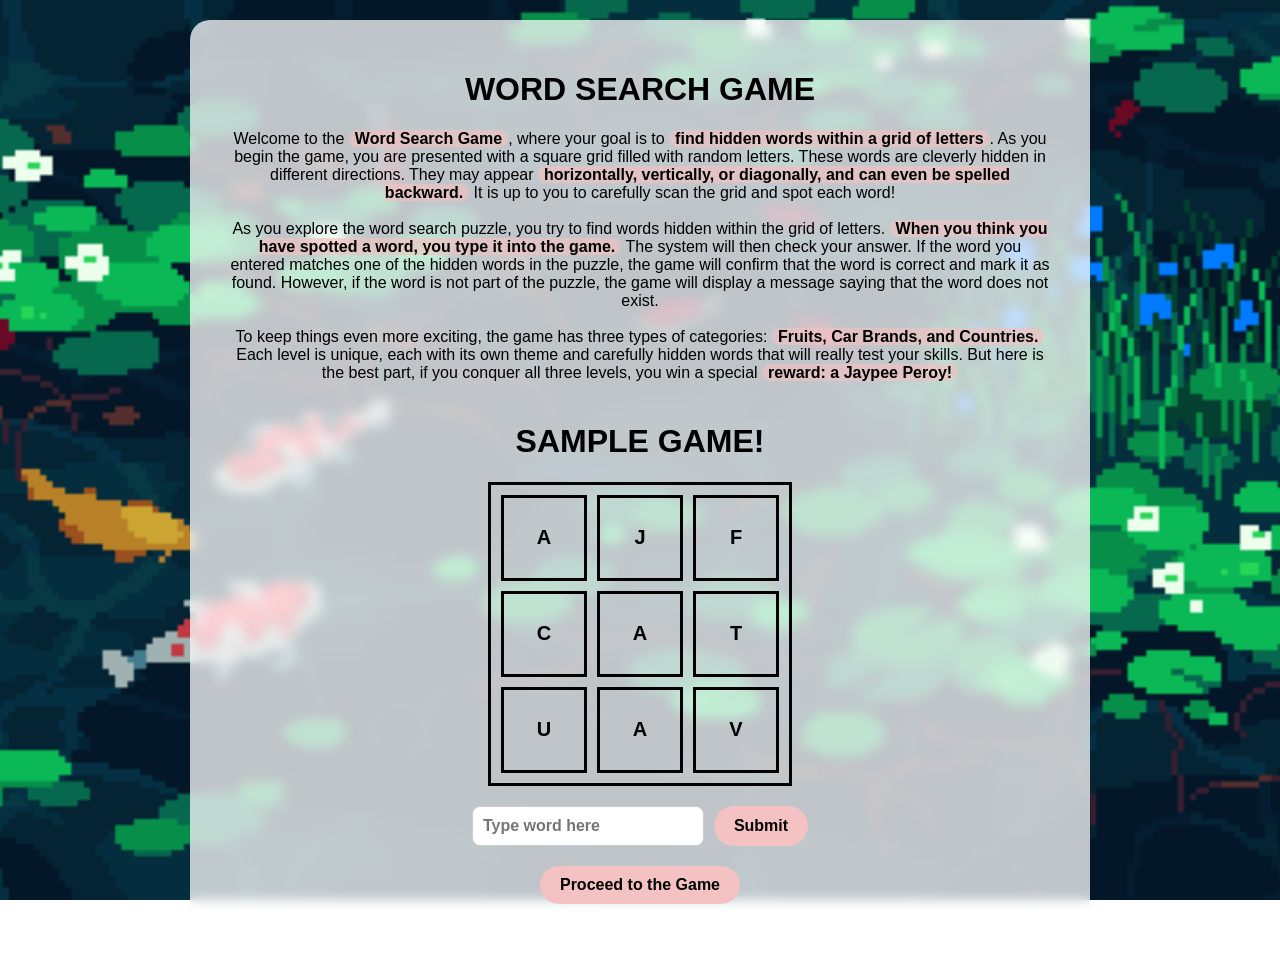
<file: index.html>
<!DOCTYPE html>
<html lang="en">
<head>
    <title>WORD SEARCH GAME</title>
    <meta charset="UTF-8">
    <meta name="author" content="cute si bree">
    <meta name="viewport" content="width=device-width, initial-scale=1.0">
    <link rel="stylesheet" href="index.css">
</head>
<body>
    <div class="header">
        <h1>WORD SEARCH GAME</h1>
        <p>
            Welcome to the <span class="highlight">Word Search Game</span>, where your goal is to
            <span class="highlight">find hidden words within a grid of letters</span>. As you begin
            the game, you are presented with a square grid filled with random letters.
            These words are cleverly hidden in different directions. They may appear
            <span class="highlight">horizontally, vertically, or diagonally, and can even be spelled backward.</span>
            It is up to you to carefully scan the grid and spot each word!
            <br><br>
            As you explore the word search puzzle, you try to find words hidden within the grid of letters.
            <span class="highlight">When you think you have spotted a word, you type it into the game.</span>
            The system will then check your answer. If the word you entered matches one of the hidden words in the puzzle,
            the game will confirm that the word is correct and mark it as found. However, if the word is not part of the puzzle,
            the game will display a message saying that the word does not exist.
            <br><br>
            To keep things even more exciting, the game has three types of categories:
            <span class="highlight">Fruits, Car Brands, and Countries.</span> Each level is unique, each with its own theme and carefully hidden words
            that will really test your skills. But here is the best part, if you conquer all three levels, you win a special
            <span class="highlight">reward: a Jaypee Peroy!</span>
        </p>

        <table>
            <caption><h1>SAMPLE GAME!</h1></caption>
            <tr>
                <th>A</th>
                <th>J</th>
                <th>F</th>
            </tr>
            <tr>
                <th tutorialletter="C">C</th>
                <th tutorialletter="A">A</th>
                <th tutorialletter="T">T</th>
            </tr>
            <tr>
                <th>U</th>
                <th>A</th>
                <th>V</th>
            </tr>
        </table>

        <div class="word">
            <input type="text" id="userWord" placeholder="Type word here">
            <button onclick="checkWordTutorialMode()" type="button">Submit</button>
        </div>
        <p id="result" class="result"></p>

        <div class="game">
            <a href="login.html" class="button">Proceed to the Game</a>
        </div>
    </div>

    <script src="music.js"></script>
    <script src="script.js"></script>
</body>
</html>
</file>
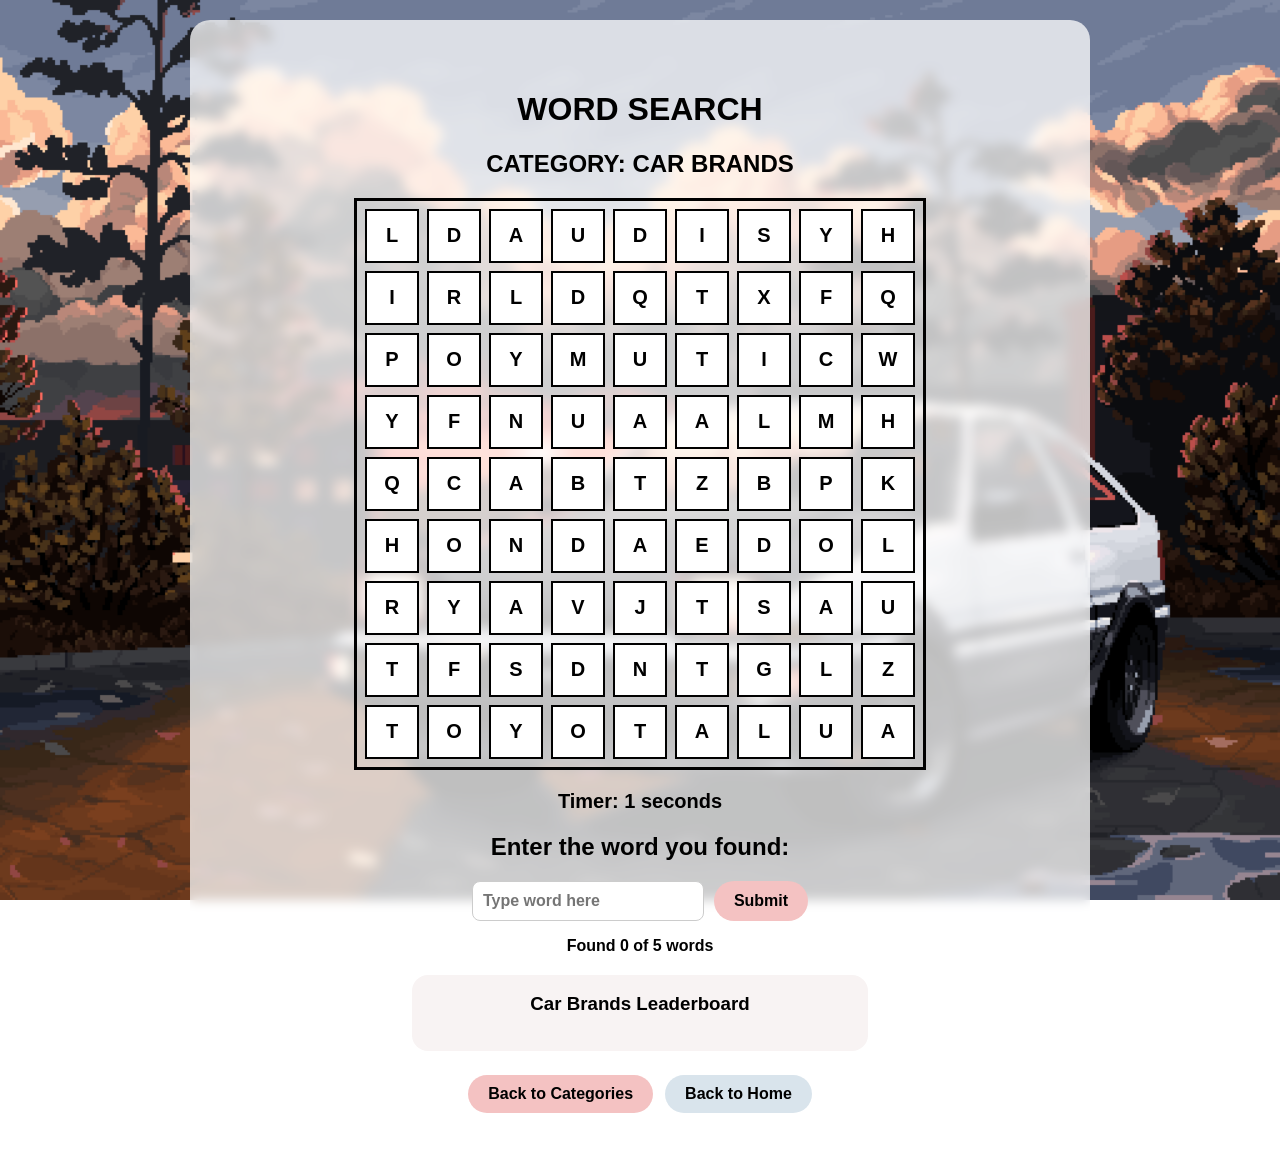
<file: carbrands.html>
<!DOCTYPE html>
<html lang="en">
<head>
    <title>WORD SEARCH GAME</title>
    <meta charset="UTF-8">
    <meta name="author" content="cute si bree">
    <meta name="viewport" content="width=device-width, initial-scale=1.0">
    <link rel="stylesheet" href="carbrands.css">
</head>
<body data-category="carbrands">
    <div class="page">
        <table>
            <caption>
                <h1>WORD SEARCH</h1>
                <h2>CATEGORY: CAR BRANDS</h2>
            </caption>
            <tr><td>L</td><td>D</td><td>A</td><td>U</td><td>D</td><td>I</td><td>S</td><td>Y</td><td>H</td></tr>
            <tr><td>I</td><td>R</td><td>L</td><td>D</td><td>Q</td><td>T</td><td>X</td><td>F</td><td>Q</td></tr>
            <tr><td>P</td><td>O</td><td>Y</td><td>M</td><td>U</td><td>T</td><td>I</td><td>C</td><td>W</td></tr>
            <tr><td>Y</td><td>F</td><td>N</td><td>U</td><td>A</td><td>A</td><td>L</td><td>M</td><td>H</td></tr>
            <tr><td>Q</td><td>C</td><td>A</td><td>B</td><td>T</td><td>Z</td><td>B</td><td>P</td><td>K</td></tr>
            <tr><td>H</td><td>O</td><td>N</td><td>D</td><td>A</td><td>E</td><td>D</td><td>O</td><td>L</td></tr>
            <tr><td>R</td><td>Y</td><td>A</td><td>V</td><td>J</td><td>T</td><td>S</td><td>A</td><td>U</td></tr>
            <tr><td>T</td><td>F</td><td>S</td><td>D</td><td>N</td><td>T</td><td>G</td><td>L</td><td>Z</td></tr>
            <tr><td>T</td><td>O</td><td>Y</td><td>O</td><td>T</td><td>A</td><td>L</td><td>U</td><td>A</td></tr>
        </table>

        <p id="timer" class="timer"></p>

        <h2>Enter the word you found:</h2>

        <div class="word-row">
            <input type="text" id="userWord" placeholder="Type word here">
            <button onclick="checkWordCarBrands()" type="button">Submit</button>
        </div>

        <p id="result"></p>
        <p id="progress"></p>

        <div class="leaderboard-box">
            <h3>Car Brands Leaderboard</h3>
            <ol id="leaderboard"></ol>
        </div>

        <div class="actions">
            <a href="login.html" class="button">Back to Categories</a>
            <a href="index.html" class="button secondary">Back to Home</a>
        </div>
    </div>

    <script src="music.js"></script>
    <script src="script.js"></script>
</body>
</html>
</file>
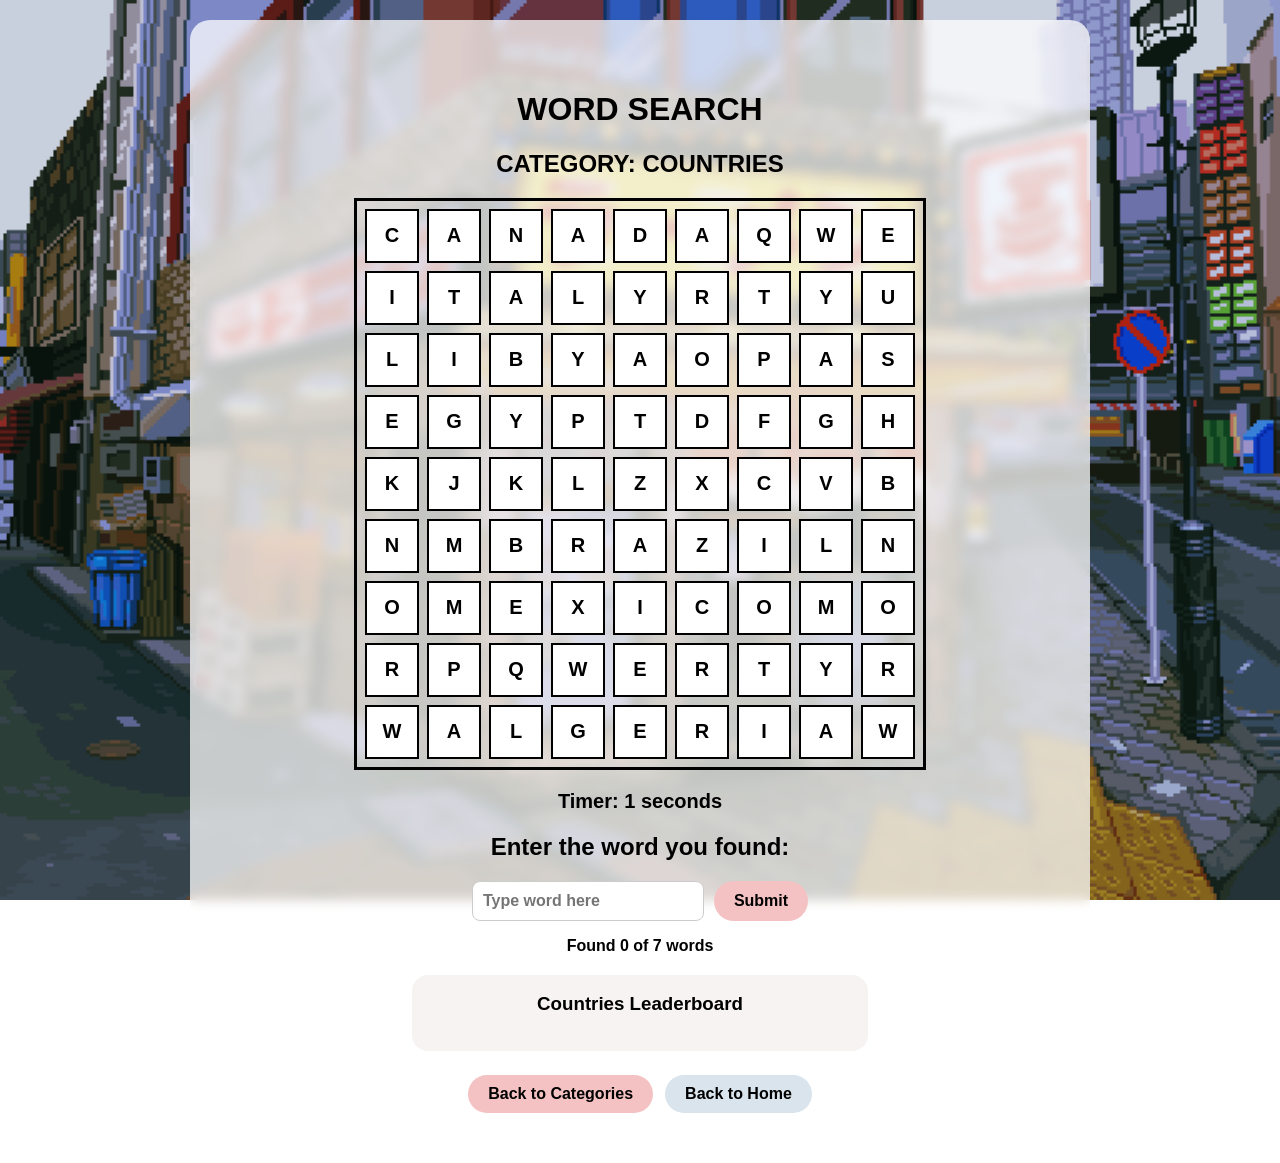
<file: countries.html>
<!DOCTYPE html>
<html lang="en">
<head>
    <title>WORD SEARCH GAME</title>
    <meta charset="UTF-8">
    <meta name="author" content="cute si bree">
    <meta name="viewport" content="width=device-width, initial-scale=1.0">
    <link rel="stylesheet" href="countries.css">
</head>
<body data-category="countries">
    <div class="page">
        <table>
            <caption>
                <h1>WORD SEARCH</h1>
                <h2>CATEGORY: COUNTRIES</h2>
            </caption>
            <tr><td>C</td><td>A</td><td>N</td><td>A</td><td>D</td><td>A</td><td>Q</td><td>W</td><td>E</td></tr>
            <tr><td>I</td><td>T</td><td>A</td><td>L</td><td>Y</td><td>R</td><td>T</td><td>Y</td><td>U</td></tr>
            <tr><td>L</td><td>I</td><td>B</td><td>Y</td><td>A</td><td>O</td><td>P</td><td>A</td><td>S</td></tr>
            <tr><td>E</td><td>G</td><td>Y</td><td>P</td><td>T</td><td>D</td><td>F</td><td>G</td><td>H</td></tr>
            <tr><td>K</td><td>J</td><td>K</td><td>L</td><td>Z</td><td>X</td><td>C</td><td>V</td><td>B</td></tr>
            <tr><td>N</td><td>M</td><td>B</td><td>R</td><td>A</td><td>Z</td><td>I</td><td>L</td><td>N</td></tr>
            <tr><td>O</td><td>M</td><td>E</td><td>X</td><td>I</td><td>C</td><td>O</td><td>M</td><td>O</td></tr>
            <tr><td>R</td><td>P</td><td>Q</td><td>W</td><td>E</td><td>R</td><td>T</td><td>Y</td><td>R</td></tr>
            <tr><td>W</td><td>A</td><td>L</td><td>G</td><td>E</td><td>R</td><td>I</td><td>A</td><td>W</td></tr>
        </table>

        <p id="timer" class="timer"></p>

        <h2>Enter the word you found:</h2>

        <div class="word-row">
            <input type="text" id="userWord" placeholder="Type word here">
            <button onclick="checkWordCountries()" type="button">Submit</button>
        </div>

        <p id="result"></p>
        <p id="progress"></p>

        <div class="leaderboard-box">
            <h3>Countries Leaderboard</h3>
            <ol id="leaderboard"></ol>
        </div>
        
        <div class="actions">
            <a href="login.html" class="button">Back to Categories</a>
            <a href="index.html" class="button secondary">Back to Home</a>
        </div>
    </div>

    <script src="music.js"></script>
    <script src="script.js"></script>
</body>
</html>
</file>
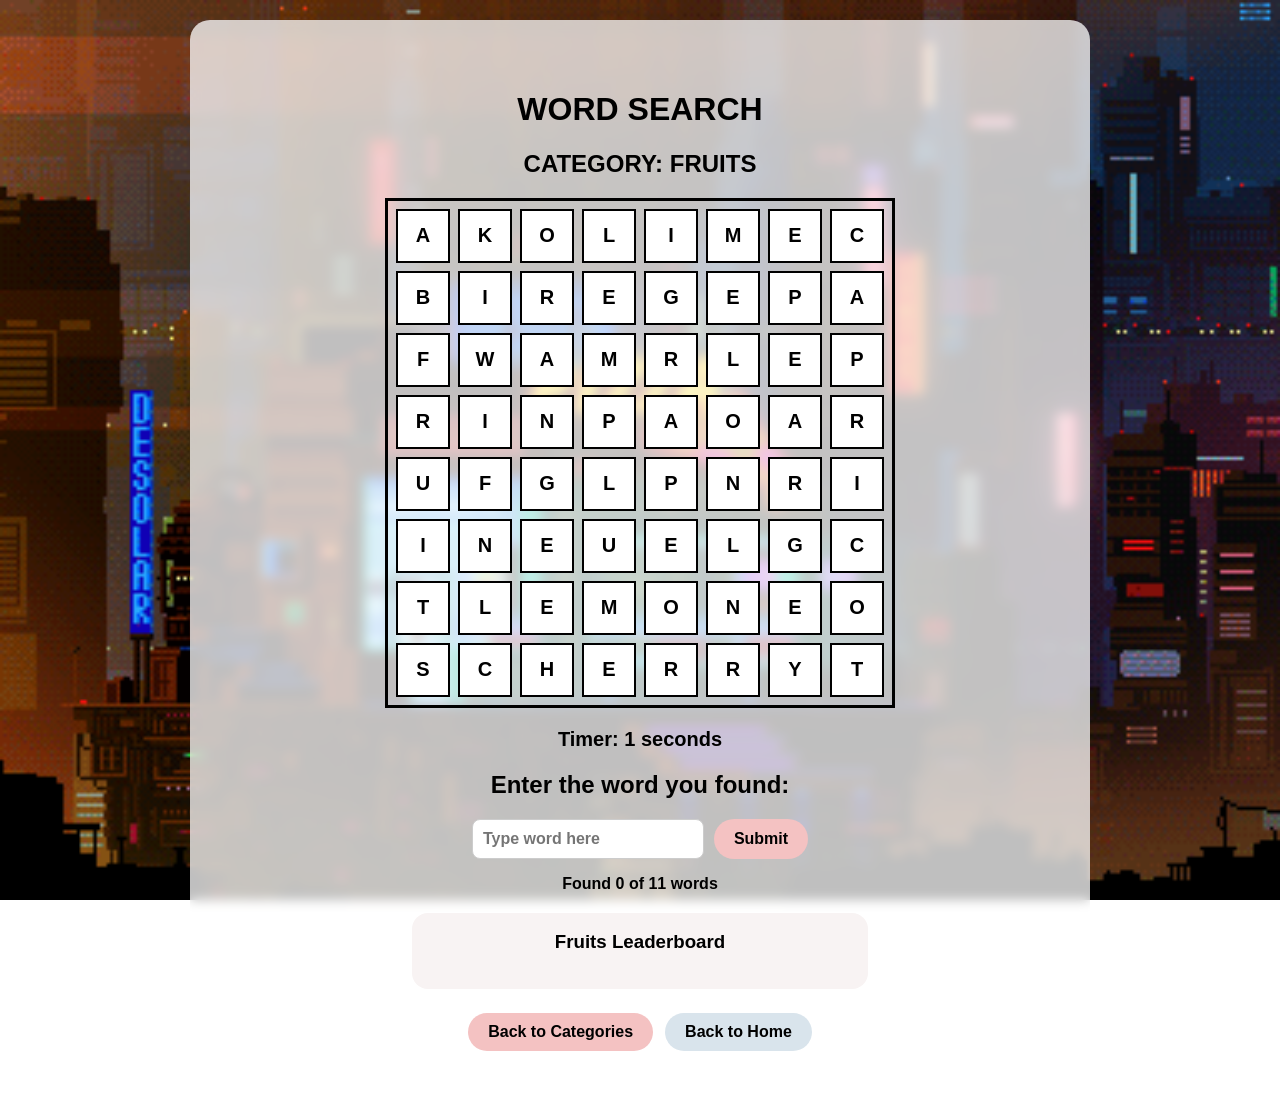
<file: fruits.html>
<!DOCTYPE html>
<html lang="en">
<head>
    <title>WORD SEARCH GAME</title>
    <meta charset="UTF-8">
    <meta name="author" content="cute si bree">
    <meta name="viewport" content="width=device-width, initial-scale=1.0">
    <link rel="stylesheet" href="fruits.css">
</head>
<body data-category="fruits">
    <div class="page">
        <table>
            <caption>
                <h1>WORD SEARCH</h1>
                <h2>CATEGORY: FRUITS</h2>
            </caption>
            <tr><th>A</th><th>K</th><th>O</th><th>L</th><th>I</th><th>M</th><th>E</th><th>C</th></tr>
            <tr><th>B</th><th>I</th><th>R</th><th>E</th><th>G</th><th>E</th><th>P</th><th>A</th></tr>
            <tr><th>F</th><th>W</th><th>A</th><th>M</th><th>R</th><th>L</th><th>E</th><th>P</th></tr>
            <tr><th>R</th><th>I</th><th>N</th><th>P</th><th>A</th><th>O</th><th>A</th><th>R</th></tr>
            <tr><th>U</th><th>F</th><th>G</th><th>L</th><th>P</th><th>N</th><th>R</th><th>I</th></tr>
            <tr><th>I</th><th>N</th><th>E</th><th>U</th><th>E</th><th>L</th><th>G</th><th>C</th></tr>
            <tr><th>T</th><th>L</th><th>E</th><th>M</th><th>O</th><th>N</th><th>E</th><th>O</th></tr>
            <tr><th>S</th><th>C</th><th>H</th><th>E</th><th>R</th><th>R</th><th>Y</th><th>T</th></tr>
        </table>

        <p id="timer" class="timer"></p>

        <h2>Enter the word you found:</h2>
        <div class="word-row">
            <input type="text" id="userWord" placeholder="Type word here">
            <button onclick="checkWordFruits()" type="button">Submit</button>
        </div>

        <p id="result"></p>
        <p id="progress"></p>

        <div class="leaderboard-box">
            <h3>Fruits Leaderboard</h3>
            <ol id="leaderboard"></ol>
        </div>
        
        <div class="actions">
            <a href="login.html" class="button">Back to Categories</a>
            <a href="index.html" class="button secondary">Back to Home</a>
        </div>
    </div>

    <script src="music.js"></script>
    <script src="script.js"></script>
</body>
</html>
</file>
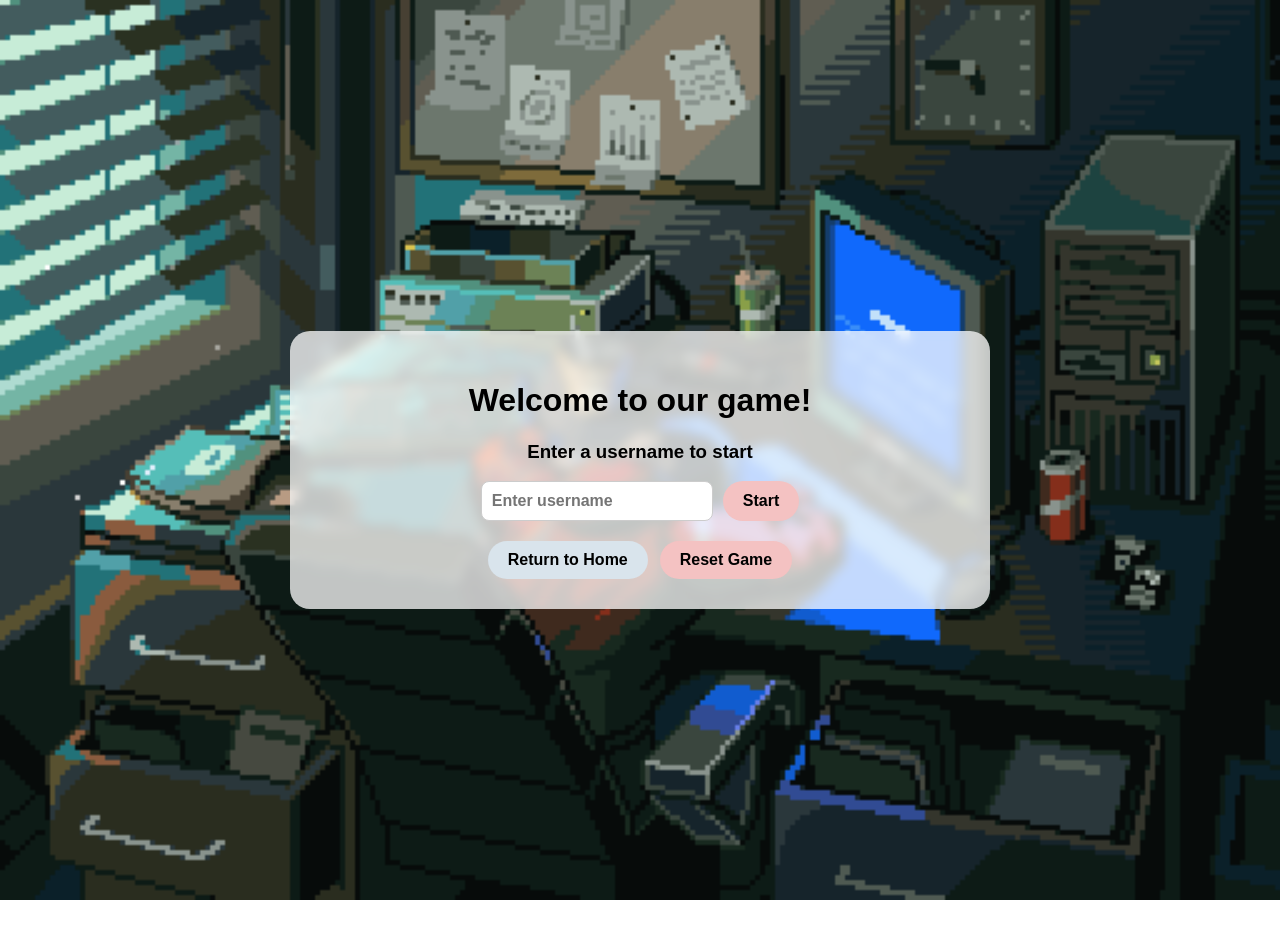
<file: login.html>
<!DOCTYPE html>
<html lang="en">
<head>
    <title>WORD SEARCH GAME</title>
    <meta charset="UTF-8">
    <meta name="author" content="cute si bree">
    <meta name="viewport" content="width=device-width, initial-scale=1.0">
    <link rel="stylesheet" href="login.css">
</head>
<body>
    <div class="header">
        <h1>Welcome to our game!</h1>
        <h3>Enter a username to start</h3>

        <form id="usernameForm" onsubmit="return validateForm()">
            <input type="text" id="username" placeholder="Enter username" required pattern="[A-Za-z0-9_]+">
            <button type="submit">Start</button>
        </form>

        <p id="welcome"></p>

        <div class="buttons hidden" id="categoryButtons">
            <a href="fruits.html" class="button">Fruits</a>
            <a href="carbrands.html" class="button">Car Brands</a>
            <a href="countries.html" class="button">Countries</a>
        </div>
        <div class="buttons">
            <a href="index.html" class="button secondary">Return to Home</a>
            <button type="button" onclick="resetGame()">Reset Game</button>
        </div>
    </div>

    <script src="music.js"></script>
    <script src="startgame.js"></script>
</body>
</html>
</file>
<file: index.css>
body {
    margin: 0;
    padding: 20px;
    background: url("index.gif") no-repeat center center fixed;
    background-size: cover;
    font-family: Arial, sans-serif;
    display: flex;
    justify-content: center;
}

.header {
    width: 100%;
    max-width: 900px;
    background: rgba(255, 255, 255, 0.75);
    border-radius: 20px;
    padding: 30px 40px;
    text-align: center;
    box-sizing: border-box;
    backdrop-filter: blur(6px);
}

.highlight {
    font-weight: bold;
    background: rgba(244, 194, 194, 0.65);
    padding: 0 6px;
    border-radius: 999px;
}

table {
    border: 3px solid black;
    border-spacing: 10px;
    margin: 20px auto;
}

th {
    border: 3px solid black;
    padding: 10px;
    width: 60px;
    height: 60px;
    text-align: center;
    font-size: 20px;
    font-weight: bold;
}

.found-letter {
    background-color: #8fd694;
}

.word {
    display: flex;
    justify-content: center;
    gap: 10px;
    margin-top: 20px;
    flex-wrap: wrap;
}

input[type="text"] {
    padding: 10px;
    font-size: 16px;
    border-radius: 8px;
    border: 1px solid #ccc;
    font-weight: bold;
}

button,
.button {
    display: inline-block;
    padding: 10px 20px;
    font-size: 16px;
    border-radius: 50px;
    border: none;
    background-color: #f4c2c2;
    color: black;
    cursor: pointer;
    font-weight: 600;
    text-decoration: none;
    transition: background-color 0.3s ease, transform 0.2s ease;
}

button:hover,
.button:hover {
    background-color: #c8aca9;
    transform: translateY(-2px) scale(1.03);
}

.result {
    text-align: center;
    margin-top: 10px;
}

.game {
    margin-top: 20px;
}

@media (max-width: 640px) {
    .header {
        padding: 24px 18px;
    }

    th {
        width: 42px;
        height: 42px;
        font-size: 16px;
    }
}
</file>
<file: carbrands.css>
body {
    margin: 0;
    padding: 20px;
    background: url("carbrands.gif") no-repeat center center fixed;
    background-size: cover;
    font-family: Arial, sans-serif;
    font-weight: bold;
    display: flex;
    justify-content: center;
}

.page {
    width: 100%;
    max-width: 900px;
    background: rgba(255, 255, 255, 0.75);
    border-radius: 20px;
    padding: 30px 40px;
    text-align: center;
    box-sizing: border-box;
    backdrop-filter: blur(6px);
}

table {
    border: 3px solid black;
    border-spacing: 8px;
    margin: 20px auto;
}

th,
td {
    border: 2px solid black;
    width: 48px;
    height: 48px;
    text-align: center;
    font-size: 20px;
    background: white;
    font-weight: bold;
}

.found-letter {
    background-color: #8fd694;
}

.timer {
    font-size: 20px;
    font-weight: bold;
}

.leaderboard-box {
    max-width: 420px;
    margin: 20px auto;
    padding: 18px;
    border-radius: 16px;
    background: #f8f3f3;
    text-align: left;
}

.leaderboard-box h3 {
    margin-top: 0;
    text-align: center;
}

.word-row {
    display: flex;
    justify-content: center;
    gap: 10px;
    flex-wrap: wrap;
}

input[type="text"] {
    padding: 10px;
    font-size: 16px;
    border-radius: 8px;
    border: 1px solid #ccc;
    font-weight: bold;
}

button,
.button {
    display: inline-block;
    padding: 10px 20px;
    font-size: 16px;
    border-radius: 50px;
    border: none;
    background-color: #f4c2c2;
    color: black;
    cursor: pointer;
    font-weight: 600;
    text-decoration: none;
    transition: background-color 0.3s ease, transform 0.2s ease;
}

button:hover,
.button:hover {
    background-color: #c8aca9;
    transform: translateY(-2px) scale(1.03);
}

.actions {
    margin-top: 24px;
    display: flex;
    justify-content: center;
    gap: 12px;
    flex-wrap: wrap;
}

.secondary {
    background-color: #d9e4ec;
}

.secondary:hover {
    background-color: #bccdd9;
}

@media (max-width: 640px) {
    .page {
        padding: 24px 12px;
    }

    th,
    td {
        width: 30px;
        height: 30px;
        font-size: 13px;
    }
}
</file>
<file: countries.css>
body {
    margin: 0;
    padding: 20px;
    background: url("countries.gif") no-repeat center center fixed;
    background-size: cover;
    font-family: Arial, sans-serif;
    font-weight: bold;
    display: flex;
    justify-content: center;
}

.page {
    width: 100%;
    max-width: 900px;
    background: rgba(255, 255, 255, 0.75);
    border-radius: 20px;
    padding: 30px 40px;
    text-align: center;
    box-sizing: border-box;
    backdrop-filter: blur(6px);
}

table {
    border: 3px solid black;
    border-spacing: 8px;
    margin: 20px auto;
}

th,
td {
    border: 2px solid black;
    width: 48px;
    height: 48px;
    text-align: center;
    font-size: 20px;
    background: white;
    font-weight: bold;
}

.found-letter {
    background-color: #8fd694;
}

.timer {
    font-size: 20px;
    font-weight: bold;
}

.leaderboard-box {
    max-width: 420px;
    margin: 20px auto;
    padding: 18px;
    border-radius: 16px;
    background: #f8f3f3;
    text-align: left;
}

.leaderboard-box h3 {
    margin-top: 0;
    text-align: center;
}

.word-row {
    display: flex;
    justify-content: center;
    gap: 10px;
    flex-wrap: wrap;
}

input[type="text"] {
    padding: 10px;
    font-size: 16px;
    border-radius: 8px;
    border: 1px solid #ccc;
    font-weight: bold;
}

button,
.button {
    display: inline-block;
    padding: 10px 20px;
    font-size: 16px;
    border-radius: 50px;
    border: none;
    background-color: #f4c2c2;
    color: black;
    cursor: pointer;
    font-weight: 600;
    text-decoration: none;
    transition: background-color 0.3s ease, transform 0.2s ease;
}

button:hover,
.button:hover {
    background-color: #c8aca9;
    transform: translateY(-2px) scale(1.03);
}

.actions {
    margin-top: 24px;
    display: flex;
    justify-content: center;
    gap: 12px;
    flex-wrap: wrap;
}

.secondary {
    background-color: #d9e4ec;
}

.secondary:hover {
    background-color: #bccdd9;
}

@media (max-width: 640px) {
    .page {
        padding: 24px 12px;
    }

    th,
    td {
        width: 30px;
        height: 30px;
        font-size: 13px;
    }
}
</file>
<file: fruits.css>
body {
    margin: 0;
    padding: 20px;
    background: url("fruits.gif") no-repeat center center fixed;
    background-size: cover;
    font-family: Arial, sans-serif;
    font-weight: bold;
    display: flex;
    justify-content: center;
}

.page {
    width: 100%;
    max-width: 900px;
    background: rgba(255, 255, 255, 0.75);
    border-radius: 20px;
    padding: 30px 40px;
    text-align: center;
    box-sizing: border-box;
    backdrop-filter: blur(6px);
}

table {
    border: 3px solid black;
    border-spacing: 8px;
    margin: 20px auto;
}

th,
td {
    border: 2px solid black;
    width: 48px;
    height: 48px;
    text-align: center;
    font-size: 20px;
    background: white;
    font-weight: bold;
}

.found-letter {
    background-color: #8fd694;
}

.timer {
    font-size: 20px;
    font-weight: bold;
}

.leaderboard-box {
    max-width: 420px;
    margin: 20px auto;
    padding: 18px;
    border-radius: 16px;
    background: #f8f3f3;
    text-align: left;
}

.leaderboard-box h3 {
    margin-top: 0;
    text-align: center;
}

.word-row {
    display: flex;
    justify-content: center;
    gap: 10px;
    flex-wrap: wrap;
}

input[type="text"] {
    padding: 10px;
    font-size: 16px;
    border-radius: 8px;
    border: 1px solid #ccc;
    font-weight: bold;
}

button,
.button {
    display: inline-block;
    padding: 10px 20px;
    font-size: 16px;
    border-radius: 50px;
    border: none;
    background-color: #f4c2c2;
    color: black;
    cursor: pointer;
    font-weight: 600;
    text-decoration: none;
    transition: background-color 0.3s ease, transform 0.2s ease;
}

button:hover,
.button:hover {
    background-color: #c8aca9;
    transform: translateY(-2px) scale(1.03);
}

.actions {
    margin-top: 24px;
    display: flex;
    justify-content: center;
    gap: 12px;
    flex-wrap: wrap;
}

.secondary {
    background-color: #d9e4ec;
}

.secondary:hover {
    background-color: #bccdd9;
}

@media (max-width: 640px) {
    .page {
        padding: 24px 12px;
    }

    th,
    td {
        width: 32px;
        height: 32px;
        font-size: 14px;
    }
}
</file>
<file: login.css>
body {
    margin: 0;
    min-height: 100vh;
    padding: 20px;
    background: url("login.gif") no-repeat center center fixed;
    background-size: cover;
    font-family: Arial, sans-serif;
    font-weight: bold;
    display: flex;
    justify-content: center;
    align-items: center;
}

.header {
    width: 100%;
    max-width: 700px;
    background: rgba(255, 255, 255, 0.75);
    border-radius: 20px;
    padding: 30px 40px;
    text-align: center;
    box-sizing: border-box;
    backdrop-filter: blur(6px);
}

form {
    display: flex;
    justify-content: center;
    gap: 10px;
    flex-wrap: wrap;
}

input[type="text"] {
    padding: 10px;
    font-size: 16px;
    border-radius: 8px;
    border: 1px solid #ccc;
    font-weight: bold;
}

button,
.button {
    display: inline-block;
    padding: 10px 20px;
    font-size: 16px;
    border-radius: 50px;
    border: none;
    background-color: #f4c2c2;
    color: black;
    cursor: pointer;
    font-weight: 600;
    text-decoration: none;
    transition: background-color 0.3s ease, transform 0.2s ease;
}

button:hover,
.button:hover {
    background-color: #c8aca9;
    transform: translateY(-2px) scale(1.03);
}

.buttons {
    margin-top: 20px;
    display: flex;
    justify-content: center;
    gap: 12px;
    flex-wrap: wrap;
}

.hidden {
    display: none;
}

.leaderboard {
    margin-top: 30px;
    text-align: left;
    background: #f8f3f3;
    border-radius: 16px;
    padding: 20px;
}

.leaderboard h3 {
    margin-top: 0;
}

.secondary {
    background-color: #d9e4ec;
}

.secondary:hover {
    background-color: #bccdd9;
}

@media (max-width: 640px) {
    .header {
        padding: 24px 18px;
    }
}
</file>
